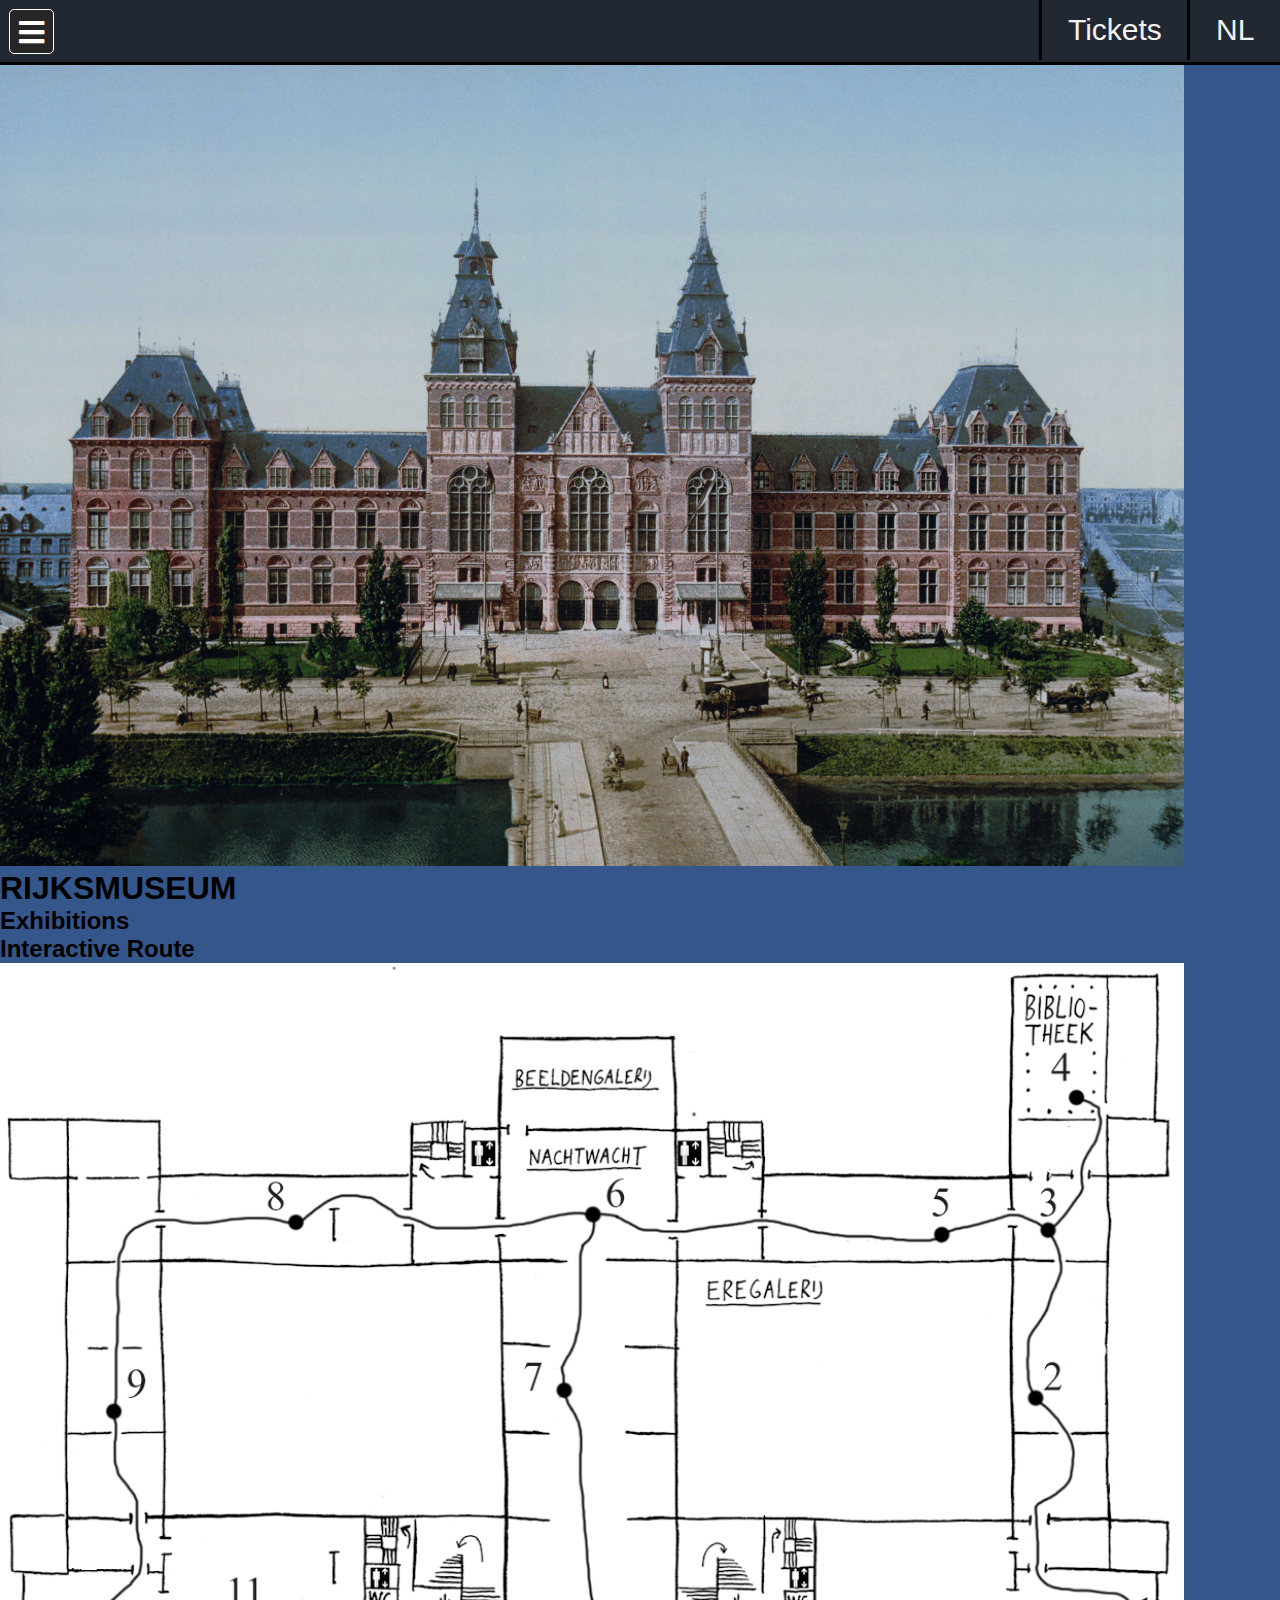
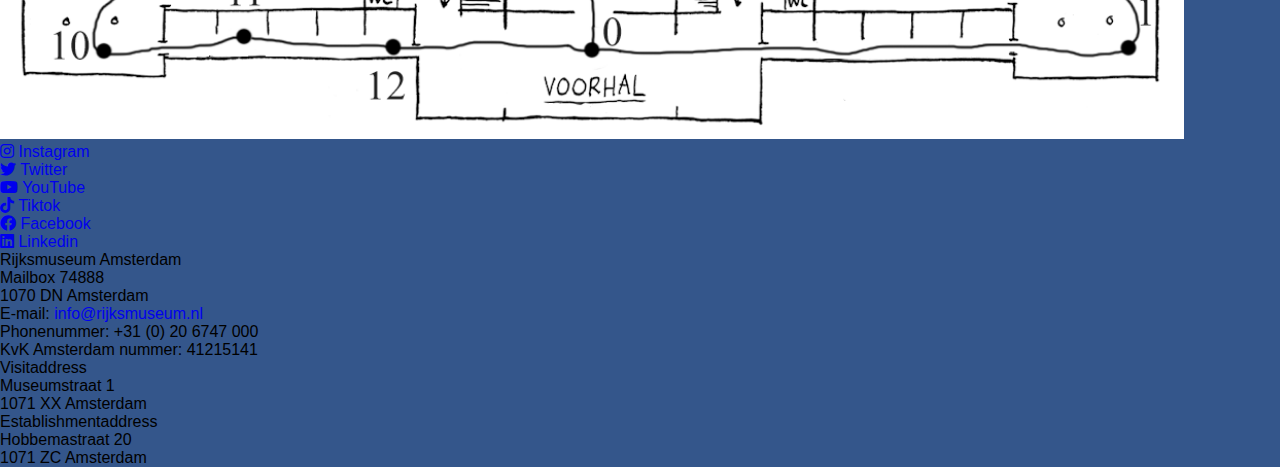
<file: web/EN/index.html>
<!DOCTYPE html>
<html lang="en">

<head>
  <meta charset="UTF-8">
  <meta http-equiv="X-UA-Compatible" content="IE=edge">
  <meta name="viewport" content="width=device-width, initial-scale=1.0">
  <link rel="stylesheet" href="https://cdnjs.cloudflare.com/ajax/libs/font-awesome/5.15.3/css/all.min.css" />
  <link rel="stylesheet" href="../CSS/style.css">
  <title>Rijks Museum</title>
</head>

<body>
  <input type="checkbox" id="check">
  <label for="check">
    <i class="fas fa-bars" id="btn"></i>
    <i class="fas fa-times" id="cancel"></i>
  </label>
  <div class="sidebar">
    <header> Menu</header>
    <a href="index.html" class="active">
      <i class="fas fa-book"></i>
      <span>MainPage</span>
    </a>
    <a href="silde.html">
      <i class="fas fa-paint-brush"></i>
      <span>Exhibitions</span>
    </a>
    <a href="route.html">
      <i class="fas fa-map-signs"></i>
      <span>InteractiveRoute</span>
    </a>
    <a href="geschiedenis.html">
      <i class="fas fa-feather-alt"></i>
      <span>History</span>
    </a>
  </div>
  <nav>
    <a href="../NL/index.html">NL</a>
    <a class="Tickets" href="https://www.rijksmuseum.nl/en/tickets/articles">Tickets</a>
  </nav>
  <section>
    <div class="container">
      <img id="frontimg" src="../img/RijksMuseum.jpg" alt="foto van het RijksMuseum">
      <div class="title">
        <h1>RIJKSMUSEUM</h1>
      </div>
    </div>
  </section>
  <section class="slides">
    <h2>
        Exhibitions
    </h2>
    <div class="slidebackground">
      <a href="silde.html">
        <figure id="plaatjes">
        </figure>
      </a>
    </div>
  </section>
  </a>
  <section class="route">
    <h2>
      Interactive Route
    </h2>
    <a href="route.html">
      <figure>
        <img id="map" src="../img/routemap.png" alt="plattegrond van het RijksMuseum">
      </figure>
    </a>
  </section>
  <footer>
    <ul class="socials">
      <li class="footerNavigationItem">
        <a href="https://www.instagram.com/rijksmuseum/">
          <div>
            <i class="fab fa-instagram"></i>
            Instagram
          </div>
        </a>
      </li>
      <li class="footerNavigationItem">
        <a href="https://twitter.com/rijksmuseum">
          <div>
            <i class="fab fa-twitter"></i>
            Twitter
          </div>
        </a>
      </li>
      <li class="footerNavigationItem">
        <a href="https://www.youtube.com/channel/UCEXuPfYt1M3e8DT1LDeSfVg">
          <div class="lastli">
            <i class="fab fa-youtube"></i>
            YouTube
          </div>
        </a>
      </li>
    </ul>
    <ul class="socials">
      <li class="footerNavigationItem">
        <a href="https://www.tiktok.com/@rijksmuseum">
          <div>
            <i class="fab fa-tiktok"></i>
            Tiktok
          </div>
        </a>
      </li>
      <li class="footerNavigationItem">
        <a href="https://www.facebook.com/rijksmuseum/">
          <div>
            <i class="fab fa-facebook"></i>
            Facebook
          </div>
        </a>
      </li>
      <li class="footerNavigationItem">
        <a href="https://www.linkedin.com/company/rijksmuseum">
          <div class="lastli">
            <i class="fab fa-linkedin"></i>
            Linkedin
          </div>
        </a>
      </li>
    </ul>
    <ul id="contactinfo" class="contactinfo">
      <li>Rijksmuseum Amsterdam</li>
      <li>Mailbox 74888</li>
      <li>1070 DN Amsterdam</li>
      <li>E-mail: <a href="mailto:info@rijksmuseum.nl">info@rijksmuseum.nl</a></li>
      <li>Phonenummer: +31 (0) 20 6747 000</li>
      <li>KvK Amsterdam nummer: 41215141</li>
    </ul>
    <ul class="contactinfo">
      <li>Visitaddress</li>
      <li>Museumstraat 1</li>
      <li>1071 XX Amsterdam</li>
    </ul>
    <ul class="contactinfo">
      <li>Establishmentaddress</li>
      <li>Hobbemastraat 20</li>
      <li>1071 ZC Amsterdam</li>
    </ul>
  </footer>
</body>

</html>
</file>
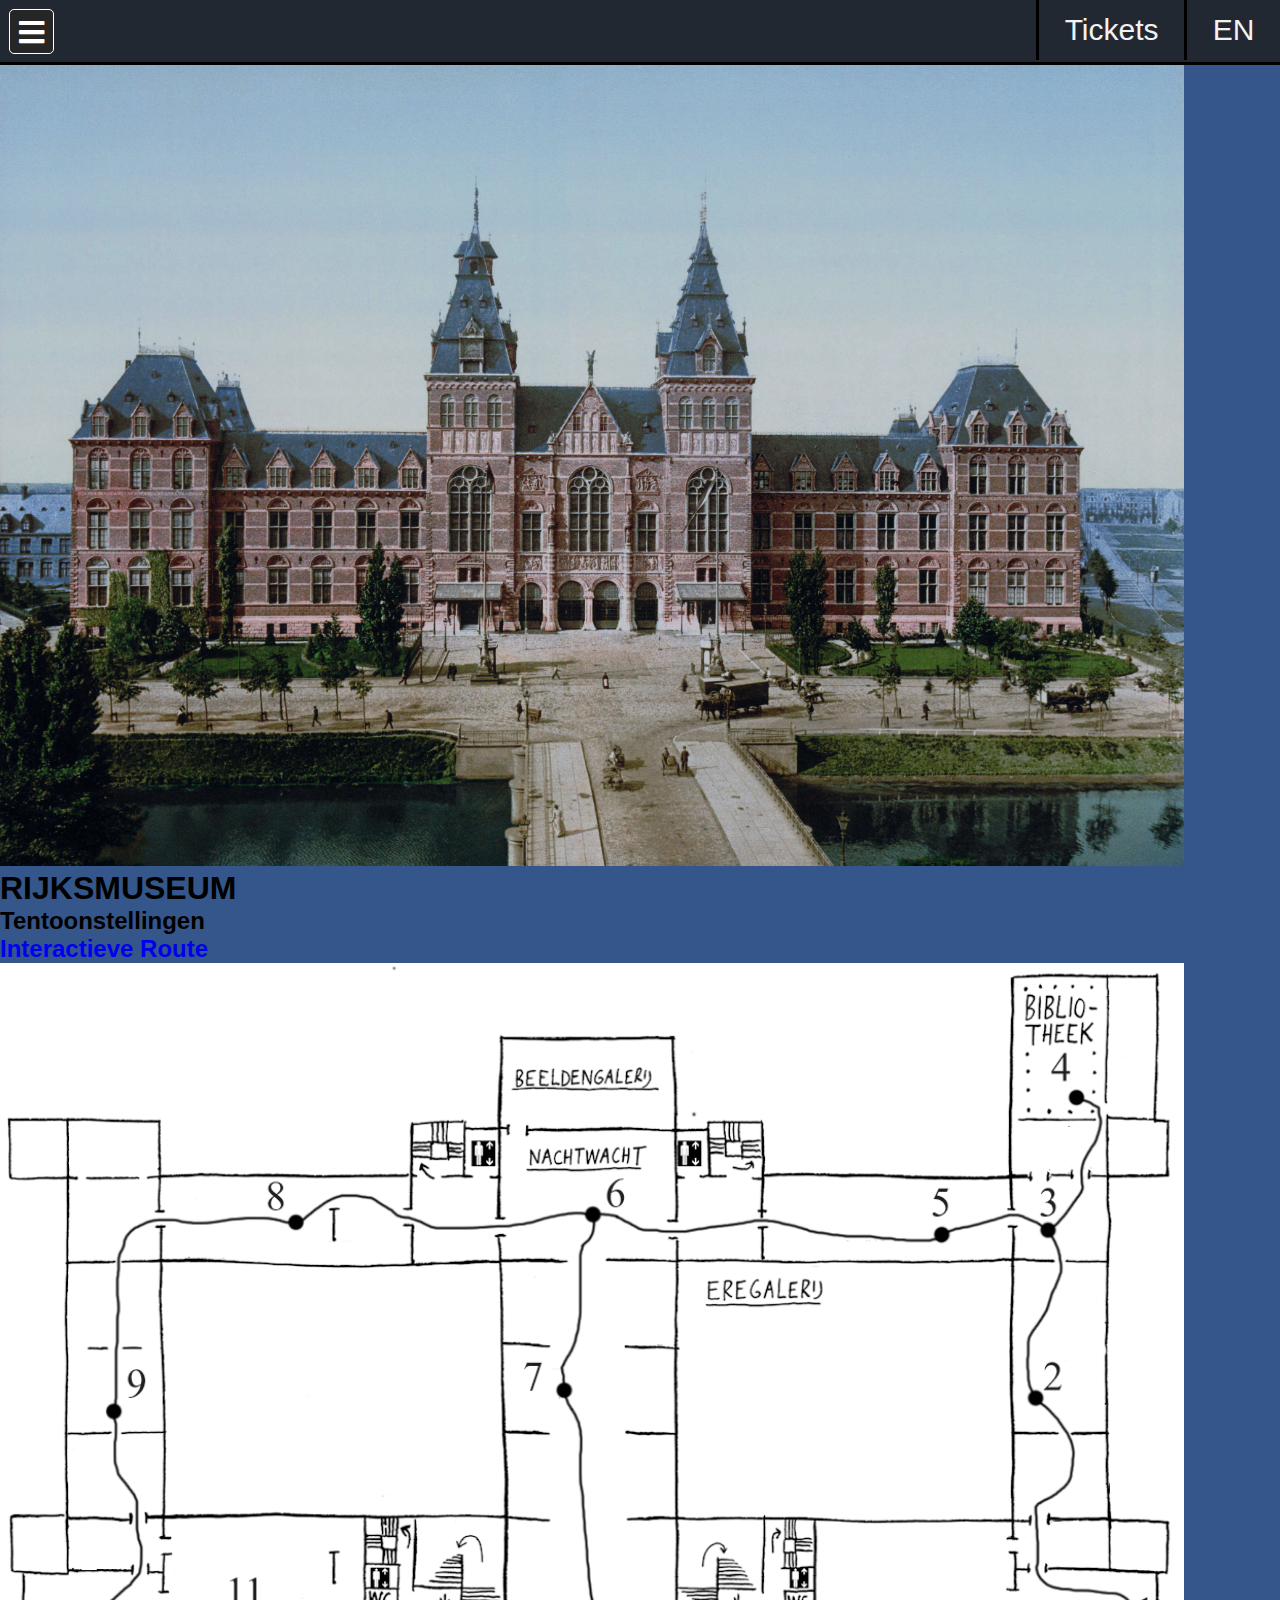
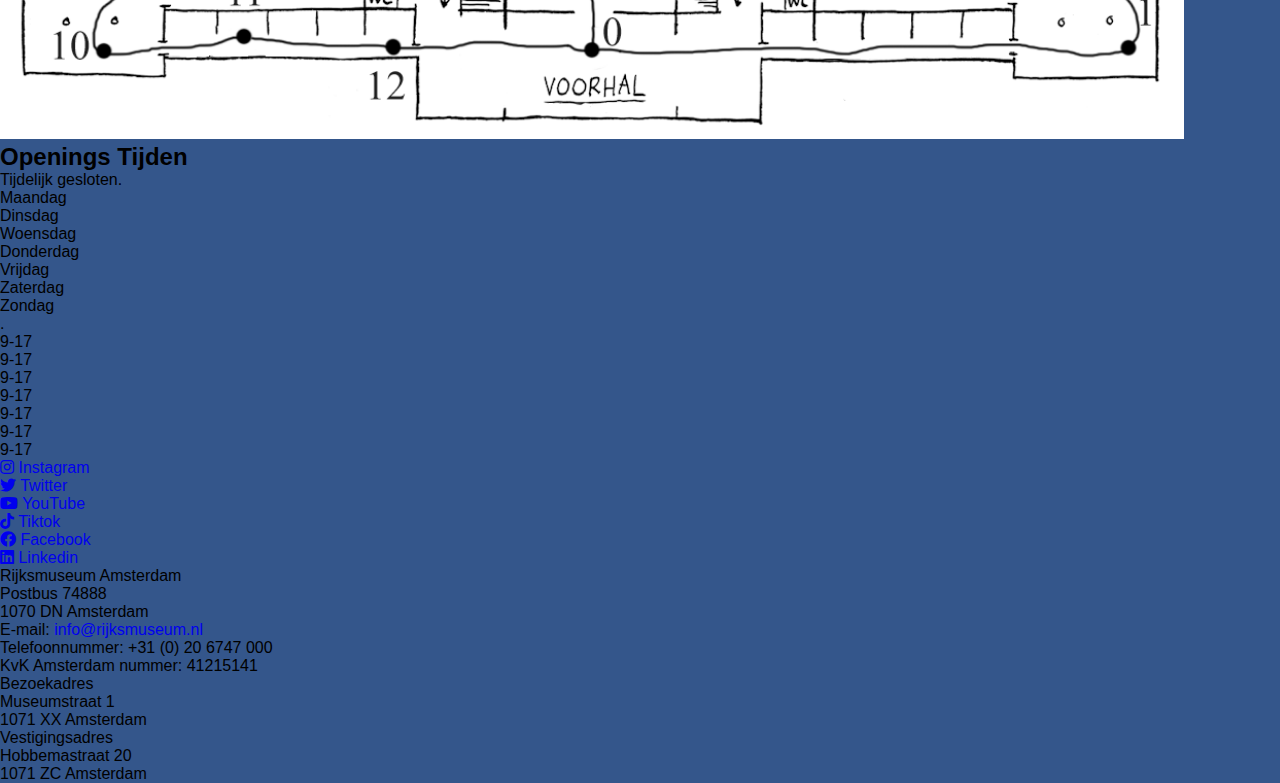
<file: web/NL/index.html>
<!DOCTYPE html>
<html lang="nl">

<head>
  <meta charset="UTF-8">
  <meta http-equiv="X-UA-Compatible" content="IE=edge">
  <meta name="viewport" content="width=device-width, initial-scale=1.0">
  <link rel="stylesheet" href="https://cdnjs.cloudflare.com/ajax/libs/font-awesome/5.15.3/css/all.min.css" />
  <link rel="stylesheet" href="../CSS/style.css">
  <title>Rijks Museum</title>
</head>

<body>
  <input type="checkbox" id="check">
  <label for="check">
    <i class="fas fa-bars" id="btn"></i>
    <i class="fas fa-times" id="cancel"></i>
  </label>
  <div class="sidebar">
    <header> Menu</header>
    <a href="index.html" class="active">
      <i class="fas fa-book"></i>
      <span>MainPage</span>
    </a>
    <a href="silde.html">
      <i class="fas fa-paint-brush"></i>
      <span>Tentoonstellingen</span>
    </a>
    <a href="route.html">
      <i class="fas fa-map-signs"></i>
      <span>InteractieveRoute</span>
    </a>
    <a href="geschiedenis.html">
      <i class="fas fa-feather-alt"></i>
      <span>Geschiedenis</span>
    </a>
  </div>
  <nav>
    <a href="../EN/index.html">EN</a>
    <a class="Tickets" href="https://www.rijksmuseum.nl/nl/tickets/artikelen">Tickets</a>
  </nav>
  <section>
    <div class="container">
      <img id="frontimg" src="../img/RijksMuseum.jpg" alt="foto van het RijksMuseum">
      <div class="title">
        <h1>RIJKSMUSEUM</h1>
      </div>
    </div>
  </section>
  <section class="slides">
    <h2>
      Tentoonstellingen
    </h2>
    <div class="slidebackground">
      <a href="silde.html">
        <figure id="plaatjes">
        </figure>
    </div>
  </section>
  <section class="route">
    <h2>
      Interactieve Route
    </h2>
    <a href="route.html">
      <figure>
        <img id="map" src="../img/routemap.png" alt="plattegrond van het RijksMuseum">
      </figure>
    </a>
  </section>
  <section class="tijden">
    <h2>
      Openings Tijden
    </h2>
    <div class="tijden1">
      <ul>
        <ul>Tijdelijk gesloten.</ul>
        <ol>Maandag</ol>
        <ol>Dinsdag</ol>
        <ol>Woensdag</ol>
        <ol>Donderdag</ol>
        <ol>Vrijdag</ol>
        <ol>Zaterdag</ol>
        <ol>Zondag</ol>
      </ul>
      <ul>
        <ol class="ul">.</ol>
        <ol>9-17</ol>
        <ol>9-17</ol>
        <ol>9-17</ol>
        <ol>9-17</ol>
        <ol>9-17</ol>
        <ol>9-17</ol>
        <ol>9-17</ol>
      </ul>
    </div>


  </section>
  <footer>
    <ul class="socials">
      <li class="footerNavigationItem">
        <a href="https://www.instagram.com/rijksmuseum/">
          <div>
            <i class="fab fa-instagram"></i>
            Instagram
          </div>
        </a>
      </li>
      <li class="footerNavigationItem">
        <a href="https://twitter.com/rijksmuseum">
          <div>
            <i class="fab fa-twitter"></i>
            Twitter
          </div>
        </a>
      </li>
      <li class="footerNavigationItem">
        <a href="https://www.youtube.com/channel/UCEXuPfYt1M3e8DT1LDeSfVg">
          <div class="lastli">
            <i class="fab fa-youtube"></i>
            YouTube
          </div>
        </a>
      </li>
    </ul>
    <ul class="socials">
      <li class="footerNavigationItem">
        <a href="https://www.tiktok.com/@rijksmuseum">
          <div>
            <i class="fab fa-tiktok"></i>
            Tiktok
          </div>
        </a>
      </li>
      <li class="footerNavigationItem">
        <a href="https://www.facebook.com/rijksmuseum/">
          <div>
            <i class="fab fa-facebook"></i>
            Facebook
          </div>
        </a>
      </li>
      <li class="footerNavigationItem">
        <a href="https://www.linkedin.com/company/rijksmuseum">
          <div class="lastli">
            <i class="fab fa-linkedin"></i>
            Linkedin
          </div>
        </a>
      </li>
    </ul>
    <ul id="contactinfo" class="contactinfo">
      <li>Rijksmuseum Amsterdam</li>
      <li>Postbus 74888</li>
      <li>1070 DN Amsterdam</li>
      <li>E-mail: <a href="mailto:info@rijksmuseum.nl">info@rijksmuseum.nl</a></li>
      <li>Telefoonnummer: +31 (0) 20 6747 000</li>
      <li>KvK Amsterdam nummer: 41215141</li>
    </ul>
    <ul class="contactinfo">
      <li>Bezoekadres</li>
      <li>Museumstraat 1</li>
      <li>1071 XX Amsterdam</li>
    </ul>
    <ul class="contactinfo">
      <li>Vestigingsadres</li>
      <li>Hobbemastraat 20</li>
      <li>1071 ZC Amsterdam</li>
    </ul>
  </footer>
</body>

</html>
</file>
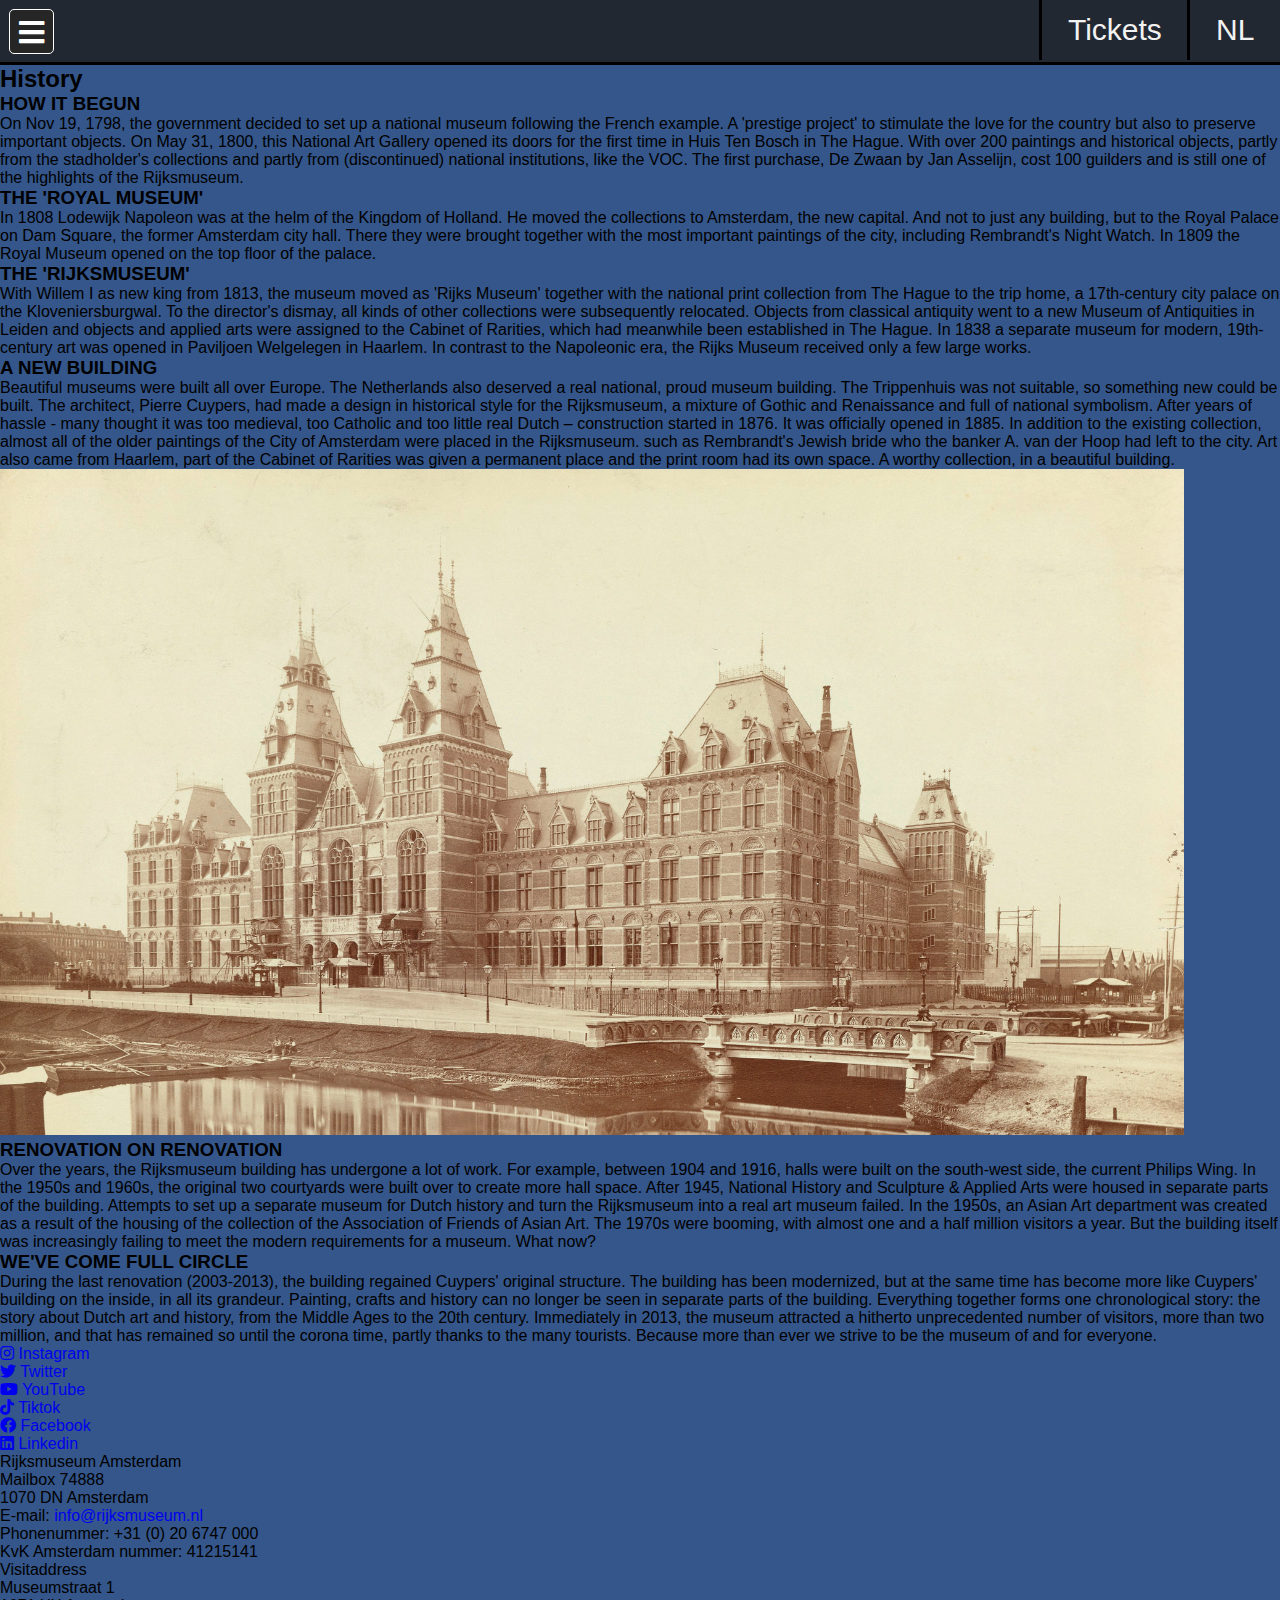
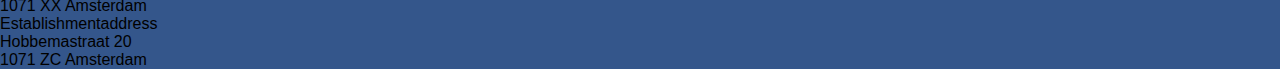
<file: web/EN/geschiedenis.html>
<!DOCTYPE html>
<html lang="en">

<head>
  <meta charset="UTF-8">
  <meta http-equiv="X-UA-Compatible" content="IE=edge">
  <meta name="viewport" content="width=device-width, initial-scale=1.0">
  <link rel="stylesheet" href="https://cdnjs.cloudflare.com/ajax/libs/font-awesome/5.15.3/css/all.min.css" />
  <link rel="stylesheet" href="../CSS/style.css">
  <title>History</title>
</head>

<body>
  <input type="checkbox" id="check">
  <label for="check">
    <i class="fas fa-bars" id="btn"></i>
    <i class="fas fa-times" id="cancel"></i>
  </label>
  <div class="sidebar">
    <header> Menu</header>
    <a href="index.html">
      <i class="fas fa-book"></i>
      <span>MainPage</span>
    </a>
    <a href="silde.html">
      <i class="fas fa-paint-brush"></i>
      <span>Exhibitions</span>
    </a>
    <a href="route.html">
      <i class="fas fa-map-signs"></i>
      <span>InteractiveRoute</span>
    </a>
    <a href="geschiedenis.html" class="active">
      <i class="fas fa-feather-alt"></i>
      <span>History</span>
    </a>
  </div>
  <nav>
    <a href="../NL/geschiedenis.html">NL</a>
    <a class="Tickets" href="https://www.rijksmuseum.nl/en/tickets/articles">Tickets</a>
  </nav>
  <h2 class="geschiedenisTitle">History</h2>
  <section class="geschiedenis">
    <div class="geschiedenisvlak1">
      <h3>
        HOW IT BEGUN
      </h3>
      <p>
        On Nov 19, 1798,
        the government decided to set up a national museum following the French example.
        A 'prestige project' to stimulate the love for the country but also to preserve important objects.
        On May 31, 1800, this National Art Gallery opened its doors for the first time in Huis Ten Bosch in The Hague.
        With over 200 paintings and historical objects,
        partly from the stadholder's collections and partly from (discontinued) national institutions,
        like the VOC. The first purchase, De Zwaan by Jan Asselijn,
        cost 100 guilders and is still one of the highlights of the Rijksmuseum.
      </p>
      <h3>
        THE 'ROYAL MUSEUM'
      </h3>
      <p>
        In 1808 Lodewijk Napoleon was at the helm of the Kingdom of Holland.
        He moved the collections to Amsterdam, the new capital.
        And not to just any building, but to the Royal Palace on Dam Square,
        the former Amsterdam city hall.
        There they were brought together with the most important paintings of the city,
        including Rembrandt's Night Watch.
        In 1809 the Royal Museum opened on the top floor of the palace.
      </p>
      <h3>
        THE 'RIJKSMUSEUM'
      </h3>
      <p>
        With Willem I as new king from 1813,
        the museum moved as 'Rijks Museum' together with the national print collection from The Hague to the
        trip home,
        a 17th-century city palace on the Kloveniersburgwal.
        To the director's dismay, all kinds of other collections were subsequently relocated.
        Objects from classical antiquity went to a new Museum of Antiquities in Leiden and objects and
        applied arts were assigned to the Cabinet of Rarities, which had meanwhile been established in The Hague.
        In 1838 a separate museum for modern, 19th-century art was opened in Paviljoen Welgelegen in Haarlem.
        In contrast to the Napoleonic era, the Rijks Museum received only a few large works.
      </p>
      <h3>
        A NEW BUILDING
      </h3>
      <p>
        Beautiful museums were built all over Europe.
        The Netherlands also deserved a real national,
        proud museum building.
        The Trippenhuis was not suitable,
        so something new could be built.
        The architect, Pierre Cuypers,
        had made a design in historical style for the Rijksmuseum,
        a mixture of Gothic and Renaissance and full of national symbolism.
        After years of hassle - many thought it was too medieval,
        too Catholic and too little real Dutch – construction started in 1876.
        It was officially opened in 1885.
        In addition to the existing collection, almost all of the older paintings of the City of Amsterdam were placed
        in the Rijksmuseum.
        such as Rembrandt's Jewish bride who the banker A.
        van der Hoop had left to the city.
        Art also came from Haarlem, part of the Cabinet of Rarities was given a permanent place and the print room had
        its own space.
        A worthy collection,
        in a beautiful building.
      </p>
    </div>
    <div class="geschiedenisvlak2">
      <img class="geschiedenisImage" src="../img/geschiedenis.jpeg"
        alt="een foto van het RijksMuseum in het zwart en wit">
      <h3>
        RENOVATION ON RENOVATION
      </h3>
      <p>
        Over the years, the Rijksmuseum building has undergone a lot of work.
        For example, between 1904 and 1916, halls were built on the south-west side,
        the current Philips Wing.
        In the 1950s and 1960s, the original two courtyards were built over to create more hall space.
        After 1945, National History and Sculpture & Applied Arts were housed in separate parts of the building.
        Attempts to set up a separate museum for Dutch history and turn the Rijksmuseum into a real art museum failed.
        In the 1950s, an Asian Art department was created as a result of the housing of the collection of the
        Association of Friends of Asian Art.
        The 1970s were booming,
        with almost one and a half million visitors a year.
        But the building itself was increasingly failing to meet the modern requirements for a museum.
        What now?
      </p>
      <h3>
        WE'VE COME FULL CIRCLE
      </h3>
      <p>
        During the last renovation (2003-2013), the building regained Cuypers' original structure.
        The building has been modernized, but at the same time has become more like Cuypers' building on the inside, in
        all its grandeur.
        Painting, crafts and history can no longer be seen in separate parts of the building.
        Everything together forms one chronological story: the story about Dutch art and history,
        from the Middle Ages to the 20th century.
        Immediately in 2013, the museum attracted a hitherto unprecedented number of visitors,
        more than two million, and that has remained so until the corona time, partly thanks to the many tourists.
        Because more than ever we strive to be the museum of and for everyone.
      </p>
    </div>
  </section>
  <footer>
    <ul class="socials">
      <li class="footerNavigationItem">
        <a href="https://www.instagram.com/rijksmuseum/">
          <div>
            <i class="fab fa-instagram"></i>
            Instagram
          </div>
        </a>
      </li>
      <li class="footerNavigationItem">
        <a href="https://twitter.com/rijksmuseum">
          <div>
            <i class="fab fa-twitter"></i>
            Twitter
          </div>
        </a>
      </li>
      <li class="footerNavigationItem">
        <a href="https://www.youtube.com/channel/UCEXuPfYt1M3e8DT1LDeSfVg">
          <div class="lastli">
            <i class="fab fa-youtube"></i>
            YouTube
          </div>
        </a>
      </li>
    </ul>
    <ul class="socials">
      <li class="footerNavigationItem">
        <a href="https://www.tiktok.com/@rijksmuseum">
          <div>
            <i class="fab fa-tiktok"></i>
            Tiktok
          </div>
        </a>
      </li>
      <li class="footerNavigationItem">
        <a href="https://www.facebook.com/rijksmuseum/">
          <div>
            <i class="fab fa-facebook"></i>
            Facebook
          </div>
        </a>
      </li>
      <li class="footerNavigationItem">
        <a href="https://www.linkedin.com/company/rijksmuseum">
          <div class="lastli">
            <i class="fab fa-linkedin"></i>
            Linkedin
          </div>
        </a>
      </li>
    </ul>
    <ul id="contactinfo" class="contactinfo">
      <li>Rijksmuseum Amsterdam</li>
      <li>Mailbox 74888</li>
      <li>1070 DN Amsterdam</li>
      <li>E-mail: <a href="mailto:info@rijksmuseum.nl">info@rijksmuseum.nl</a></li>
      <li>Phonenummer: +31 (0) 20 6747 000</li>
      <li>KvK Amsterdam nummer: 41215141</li>
    </ul>
    <ul class="contactinfo">
      <li>Visitaddress</li>
      <li>Museumstraat 1</li>
      <li>1071 XX Amsterdam</li>
    </ul>
    <ul class="contactinfo">
      <li>Establishmentaddress</li>
      <li>Hobbemastraat 20</li>
      <li>1071 ZC Amsterdam</li>
    </ul>
  </footer>
</body>

</html>
</file>
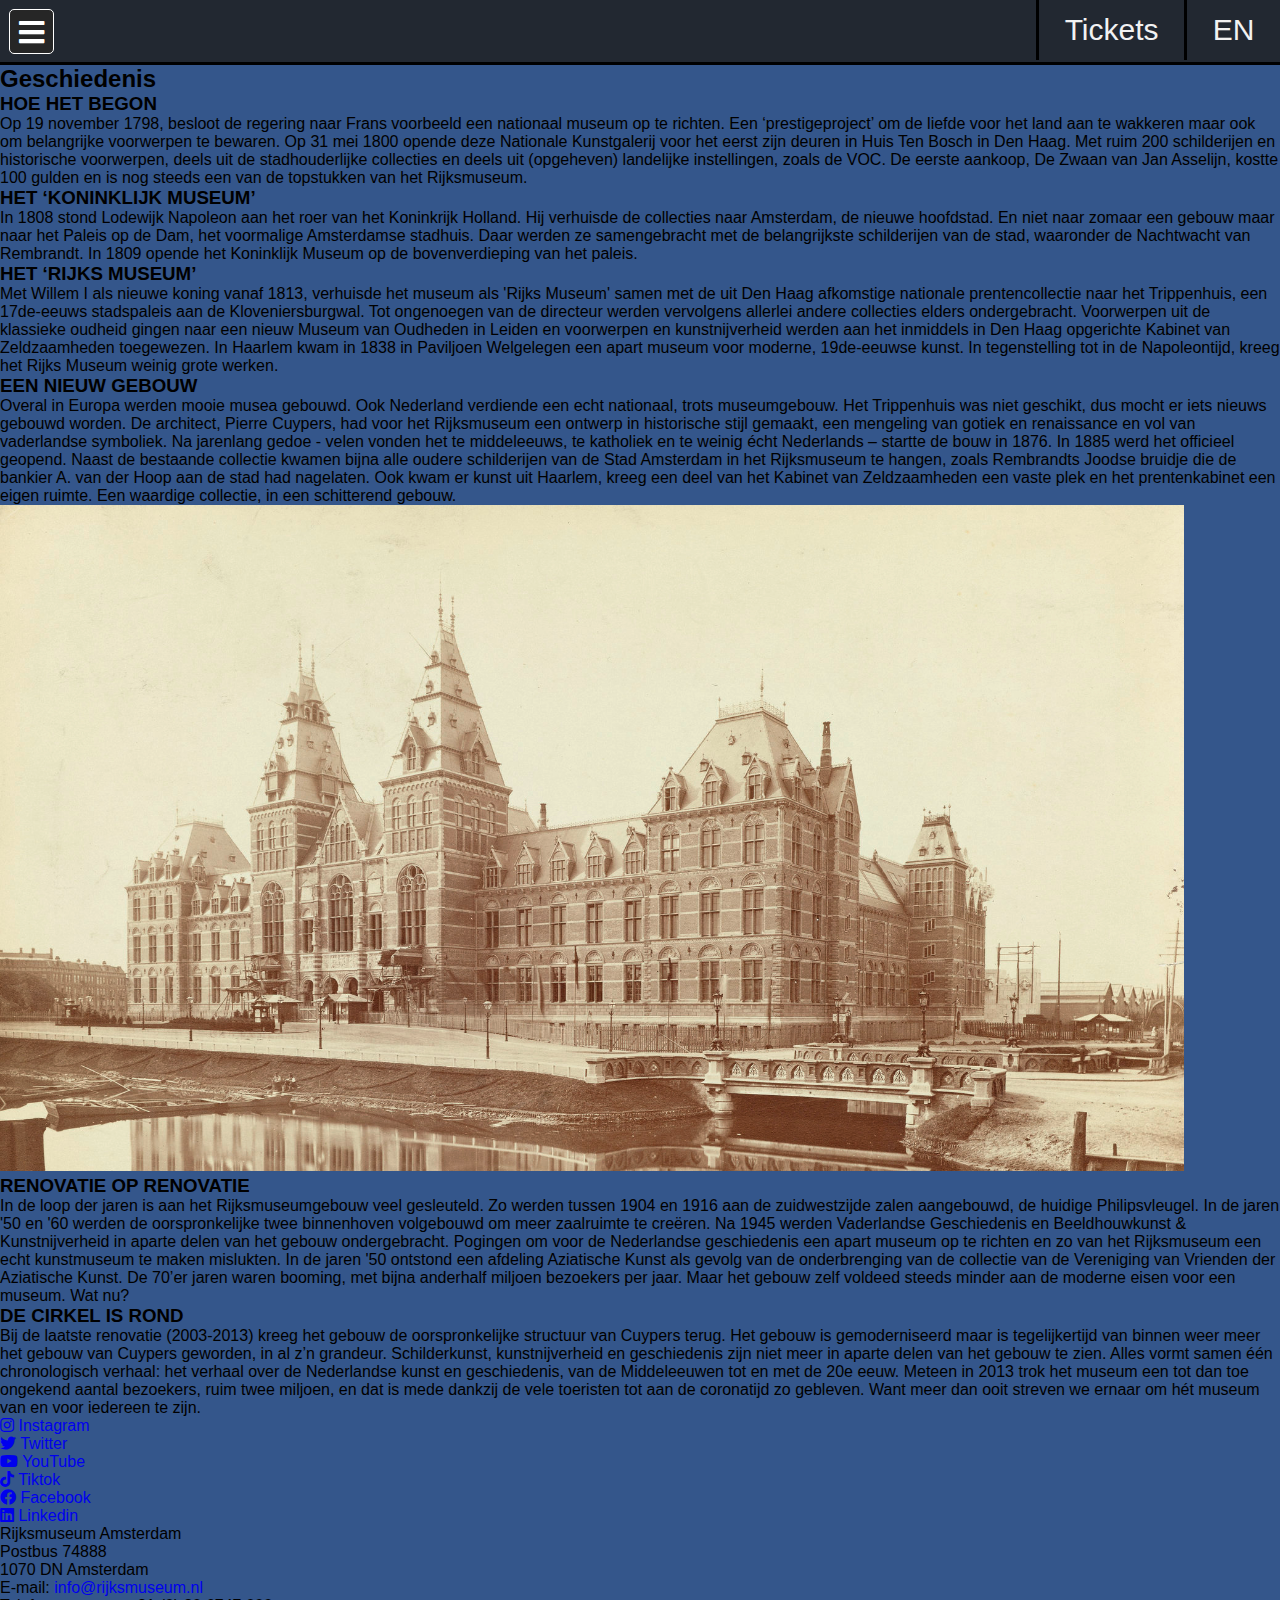
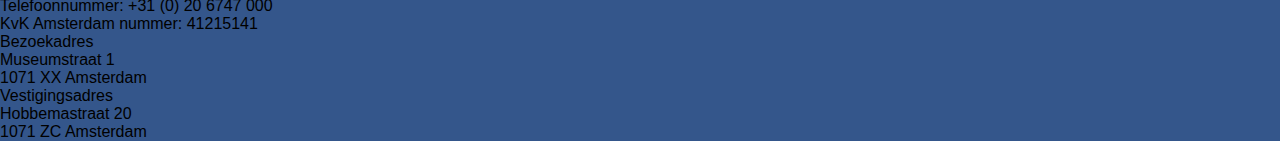
<file: web/NL/Geschiedenis.html>
<!DOCTYPE html>
<html lang="nl">

<head>
  <meta charset="UTF-8">
  <meta http-equiv="X-UA-Compatible" content="IE=edge">
  <meta name="viewport" content="width=device-width, initial-scale=1.0">
  <link rel="stylesheet" href="https://cdnjs.cloudflare.com/ajax/libs/font-awesome/5.15.3/css/all.min.css" />
  <link rel="stylesheet" href="../CSS/style.css">
  <title>Geschiedenis</title>
</head>

<body>
  <input type="checkbox" id="check">
  <label for="check">
    <i class="fas fa-bars" id="btn"></i>
    <i class="fas fa-times" id="cancel"></i>
  </label>
  <div class="sidebar">
    <header> Menu</header>
    <a href="index.html">
      <i class="fas fa-book"></i>
      <span>MainPage</span>
    </a>
    <a href="silde.html">
      <i class="fas fa-paint-brush"></i>
      <span>Tentoonstellingen</span>
    </a>
    <a href="route.html">
      <i class="fas fa-map-signs"></i>
      <span>InteractieveRoute</span>
    </a>
    <a href="geschiedenis.html" class="active">
      <i class="fas fa-feather-alt"></i>
      <span>Geschiedenis</span>
    </a>
  </div>
  <nav>
    <a href="../EN/geschiedenis.html">EN</a>
    <a class="Tickets" href="https://www.rijksmuseum.nl/nl/tickets/artikelen">Tickets</a>
  </nav>
  <h2 class="geschiedenisTitle">Geschiedenis</h2>
  <section class="geschiedenis">
    <div class="geschiedenisvlak1">
      <h3>
        HOE HET BEGON
      </h3>
      <p>
        Op 19 november 1798,
        besloot de regering naar Frans voorbeeld een nationaal museum op te richten.
        Een ‘prestigeproject’ om de liefde voor het land aan te wakkeren maar ook om belangrijke voorwerpen te bewaren.
        Op 31 mei 1800 opende deze Nationale Kunstgalerij voor het eerst zijn deuren in Huis Ten Bosch in Den Haag.
        Met ruim 200 schilderijen en historische voorwerpen,
        deels uit de stadhouderlijke collecties en deels uit (opgeheven) landelijke instellingen,
        zoals de VOC. De eerste aankoop, De Zwaan van Jan Asselijn,
        kostte 100 gulden en is nog steeds een van de topstukken van het Rijksmuseum.
      </p>
      <h3>
        HET ‘KONINKLIJK MUSEUM’
      </h3>
      <p>
        In 1808 stond Lodewijk Napoleon aan het roer van het Koninkrijk Holland.
        Hij verhuisde de collecties naar Amsterdam, de nieuwe hoofdstad.
        En niet naar zomaar een gebouw maar naar het Paleis op de Dam,
        het voormalige Amsterdamse stadhuis.
        Daar werden ze samengebracht met de belangrijkste schilderijen van de stad,
        waaronder de Nachtwacht van Rembrandt.
        In 1809 opende het Koninklijk Museum op de bovenverdieping van het paleis.
      </p>
      <h3>
        HET ‘RIJKS MUSEUM’
      </h3>
      <p>
        Met Willem I als nieuwe koning vanaf 1813,
        verhuisde het museum als 'Rijks Museum' samen met de uit Den Haag afkomstige nationale prentencollectie naar het
        Trippenhuis,
        een 17de-eeuws stadspaleis aan de Kloveniersburgwal.
        Tot ongenoegen van de directeur werden vervolgens allerlei andere collecties elders ondergebracht.
        Voorwerpen uit de klassieke oudheid gingen naar een nieuw Museum van Oudheden in Leiden en voorwerpen en
        kunstnijverheid werden aan het inmiddels in Den Haag opgerichte Kabinet van Zeldzaamheden toegewezen.
        In Haarlem kwam in 1838 in Paviljoen Welgelegen een apart museum voor moderne, 19de-eeuwse kunst.
        In tegenstelling tot in de Napoleontijd, kreeg het Rijks Museum weinig grote werken.
      </p>
      <h3>
        EEN NIEUW GEBOUW
      </h3>
      <p>
        Overal in Europa werden mooie musea gebouwd.
        Ook Nederland verdiende een echt nationaal,
        trots museumgebouw.
        Het Trippenhuis was niet geschikt,
        dus mocht er iets nieuws gebouwd worden.
        De architect, Pierre Cuypers,
        had voor het Rijksmuseum een ontwerp in historische stijl gemaakt,
        een mengeling van gotiek en renaissance en vol van vaderlandse symboliek.
        Na jarenlang gedoe - velen vonden het te middeleeuws,
        te katholiek en te weinig écht Nederlands – startte de bouw in 1876.
        In 1885 werd het officieel geopend.
        Naast de bestaande collectie kwamen bijna alle oudere schilderijen van de Stad Amsterdam in het Rijksmuseum te
        hangen,
        zoals Rembrandts Joodse bruidje die de bankier A.
        van der Hoop aan de stad had nagelaten.
        Ook kwam er kunst uit Haarlem, kreeg een deel van het Kabinet van Zeldzaamheden een vaste plek en het
        prentenkabinet een eigen ruimte.
        Een waardige collectie,
        in een schitterend gebouw.
      </p>
    </div>
    <div class="geschiedenisvlak2">
      <img class="geschiedenisImage" src="../img/geschiedenis.jpeg"
        alt="een foto van het RijksMuseum in het zwart en wit">
      <h3>
        RENOVATIE OP RENOVATIE
      </h3>
      <p>
        In de loop der jaren is aan het Rijksmuseumgebouw veel gesleuteld.
        Zo werden tussen 1904 en 1916 aan de zuidwestzijde zalen aangebouwd,
        de huidige Philipsvleugel.
        In de jaren '50 en '60 werden de oorspronkelijke twee binnenhoven volgebouwd om meer zaalruimte te creëren.
        Na 1945 werden Vaderlandse Geschiedenis en Beeldhouwkunst & Kunstnijverheid in aparte delen van het gebouw
        ondergebracht.
        Pogingen om voor de Nederlandse geschiedenis een apart museum op te richten en zo van het Rijksmuseum een echt
        kunstmuseum te maken mislukten.
        In de jaren '50 ontstond een afdeling Aziatische Kunst als gevolg van de onderbrenging van de collectie van de
        Vereniging van Vrienden der Aziatische Kunst. De 70’er jaren waren booming,
        met bijna anderhalf miljoen bezoekers per jaar.
        Maar het gebouw zelf voldeed steeds minder aan de moderne eisen voor een museum.
        Wat nu?
      </p>
      <h3>
        DE CIRKEL IS ROND
      </h3>
      <p>
        Bij de laatste renovatie (2003-2013) kreeg het gebouw de oorspronkelijke structuur van Cuypers terug.
        Het gebouw is gemoderniseerd maar is tegelijkertijd van binnen weer meer het gebouw van Cuypers geworden, in al
        z’n grandeur.
        Schilderkunst, kunstnijverheid en geschiedenis zijn niet meer in aparte delen van het gebouw te zien.
        Alles vormt samen één chronologisch verhaal: het verhaal over de Nederlandse kunst en geschiedenis,
        van de Middeleeuwen tot en met de 20e eeuw.
        Meteen in 2013 trok het museum een tot dan toe ongekend aantal bezoekers,
        ruim twee miljoen, en dat is mede dankzij de vele toeristen tot aan de coronatijd zo gebleven.
        Want meer dan ooit streven we ernaar om hét museum van en voor iedereen te zijn.
      </p>
    </div>
  </section>
  <footer>
    <ul class="socials">
      <li class="footerNavigationItem">
        <a href="https://www.instagram.com/rijksmuseum/">
          <div>
            <i class="fab fa-instagram"></i>
            Instagram
          </div>
        </a>
      </li>
      <li class="footerNavigationItem">
        <a href="https://twitter.com/rijksmuseum">
          <div>
            <i class="fab fa-twitter"></i>
            Twitter
          </div>
        </a>
      </li>
      <li class="footerNavigationItem">
        <a href="https://www.youtube.com/channel/UCEXuPfYt1M3e8DT1LDeSfVg">
          <div class="lastli">
            <i class="fab fa-youtube"></i>
            YouTube
          </div>
        </a>
      </li>
    </ul>
    <ul class="socials">
      <li class="footerNavigationItem">
        <a href="https://www.tiktok.com/@rijksmuseum">
          <div>
            <i class="fab fa-tiktok"></i>
            Tiktok
          </div>
        </a>
      </li>
      <li class="footerNavigationItem">
        <a href="https://www.facebook.com/rijksmuseum/">
          <div>
            <i class="fab fa-facebook"></i>
            Facebook
          </div>
        </a>
      </li>
      <li class="footerNavigationItem">
        <a href="https://www.linkedin.com/company/rijksmuseum">
          <div class="lastli">
            <i class="fab fa-linkedin"></i>
            Linkedin
          </div>
        </a>
      </li>
    </ul>
    <ul id="contactinfo" class="contactinfo">
      <li>Rijksmuseum Amsterdam</li>
      <li>Postbus 74888</li>
      <li>1070 DN Amsterdam</li>
      <li>E-mail: <a href="mailto:info@rijksmuseum.nl">info@rijksmuseum.nl</a></li>
      <li>Telefoonnummer: +31 (0) 20 6747 000</li>
      <li>KvK Amsterdam nummer: 41215141</li>
    </ul>
    <ul class="contactinfo">
      <li>Bezoekadres</li>
      <li>Museumstraat 1</li>
      <li>1071 XX Amsterdam</li>
    </ul>
    <ul class="contactinfo">
      <li>Vestigingsadres</li>
      <li>Hobbemastraat 20</li>
      <li>1071 ZC Amsterdam</li>
    </ul>
  </footer>
</body>

</html>
</file>
<file: web/CSS/style.css>
@import url('https://fonts.googleapis.com/css?family=Montserrat:600|Open+Sans:600&display=swap');
*{
    padding:  0;
    margin: 0;
    box-sizing: border-box;
    text-decoration: none;
}

html{
  scroll-behavior: smooth;
}

body{
    font-size: 16px;
    width: 100%;
    font-family: sans-serif;
    background-color: #34568B;
    overflow-x: hidden;
}

.sidebar{
    z-index: 1;
    position: fixed;
    width: 270px;
    left: -270px;
    height: 100%;
    background: #1e1e1e;
    transition: all .5s ease;
  }
  .sidebar header{
    font-size: 28px;
    color: white;
    line-height: 70px;
    text-align: center;
    background: #1b1b1b;
    user-select: none;
    font-family: 'Montserrat', sans-serif;
  }
  .sidebar a{
    display: block;
    height: 65px;
    width: 100%;
    color: white;
    line-height: 65px;
    padding-left: 30px;
    box-sizing: border-box;
    border-bottom: 1px solid black;
    border-top: 1px solid rgba(255,255,255,.1);
    border-left: 5px solid transparent;
    font-family: 'Open Sans', sans-serif;
    transition: all .5s ease;
  }
  a.active,a:hover{
    border-left: 5px solid #323bb9;
    color: #323bb9;
  }
  .sidebar a i{
    font-size: 23px;
    margin-right: 16px;
  }
  .sidebar a span{
    letter-spacing: 1px;
    text-transform: uppercase;
  }
  .active{
    background-color: rgb(94, 148, 179);
  }
  #check{
    display: none;
}

label #btn,label #cancel{
  position: absolute;
  cursor: pointer;
  color: white;
  border-radius: 5px;
  border: 1px solid #ffffff;
  margin:9px 9px;
  font-size: 29px;
  background: #262626;
  height: 45px;
  width: 45px;
  text-align: center;
  line-height: 45px;
  transition: all .5s ease;
}

label #cancel{
  opacity: 0;
  visibility: hidden;
}

#check:checked ~ .sidebar{
  left: 0;
}

#check:checked ~ label #btn{
  margin-left: 280px;
  opacity: 0;
  visibility: hidden;
}

#check:checked ~ label #cancel{
  margin-left: 280px;
  opacity: 1;
  visibility: visible;
}

nav {
  height: 65px;
  background-color: #222831;
  overflow: hidden;
  border-bottom: 3px solid black;

}
  
nav a {
  float: right;
  color: #f2f2f2;
  text-align: center;
  padding: 13px 2vw;
  text-decoration: none;
  font-size: 30px;
  border-left: 3px solid black;
}

img{
  width: 92.5%;
}

article{
  width: 92.5%;
  margin:0 auto;
}

.rating{
  *{
    box-sizing: border-box;
  }
  
  body {
    font-family: Arial;
    margin: 0 auto; 
    max-width: 800px; 
    padding: 20px;
  }
  
  .heading {
    font-size: 25px;
    margin-right: 25px;
  }
  
  .fa {
    font-size: 25px;
  }
  
  .checked {
    color: orange;
  }
  
  .side {
    float: left;
    width: 15%;
    margin-top: 10px;
  }
  
  .middle {
    float: left;
    width: 70%;
    margin-top: 10px;
  }
  
  .right {
    text-align: right;
  }
  
  .row:after {
    content: "";
    display: table;
    clear: both;
  }
  
  .bar-container {
    width: 100%;
    background-color: #f1f1f1;
    text-align: center;
    color: white;
  }
  
  .bar-5 {width: 60%; height: 18px; background-color: #04AA6D;}
  .bar-4 {width: 30%; height: 18px; background-color: #2196F3;}
  .bar-3 {width: 10%; height: 18px; background-color: #00bcd4;}
  .bar-2 {width: 4%; height: 18px; background-color: #ff9800;}
  .bar-1 {width: 15%; height: 18px; background-color: #f44336;}
  
  @media (max-width: 400px) {
    .side, .middle {
      width: 100%;
    }
    .right {
      display: none;
    }
  }

#frontimg{
  width: 100%;
  border-bottom: solid 7px rgb(48, 48, 48);
}
.Tickets{
  background-color: rgb(94, 148, 179);
}
h1{
  font-size: 9vw;
}

p{
  margin-bottom: 20px;
}

h2{
  margin-bottom: 30px;
  font-size: 5vw;
  color: white;
  border-bottom: solid black 2px;
}

h3{
  font-size: 1.5vw;
  color: #ffff;
  margin: 0 0 10px 0;
}

.geschiedenis{
  display: flex;
  font-size: 1.3vw;
  margin-top: 10px;
  padding: 20px 85px;
  position: relative;
  margin:0 auto;
  border: 3px solid black;
  border-radius: 5px;
}

.geschiedenisvlak1{
  color: rgb(160, 160, 160);
  padding-right: 20px;
  border-right: solid 1px black;

}

.geschiedenisvlak2{
  color: rgb(160, 160, 160);
  padding-left: 20px;
  border-left: solid 1px black;
}

.geschiedenisImage{
  border-radius: 10px;
  margin-bottom: 20px;
  width: 100%;
}

.container {
  position: relative;
  text-align: center;
  color: white;
}

.title {
  position: absolute;
  top: 15%;
  left: 50%;
  transform: translate(-50%, -50%);
}

.slidebackground{
background-color: rgb(231, 231, 231);
margin: 0 auto 10px;
width: 75vw;
height: 50vw;
border-radius: 12px;
border: solid 7px black;
}

#plaatjes{
  margin: 0 auto 10px;
  width: 100%;
  height: 100%;
  border-radius: 10px;
  background-size: cover;
  animation-name: fotoslider;
  animation-duration: 45s;
  animation-iteration-count: infinite;
}

@keyframes fotoslider {
  0%{
    opacity: 0;
    background-image: url("../img/slide1.jpeg");
  }
  2%{
    opacity: 1;
    background-image: url("../img/slide1.jpeg");
  }
  7%{
    opacity: 1;
    background-image: url("../img/slide1.jpeg");
  }
  9%{
    opacity: 0;
    background-image: url("../img/slide1.jpeg");
  }
  10%{
    opacity: 0;
    background-image: url("../img/Slides2.jpeg");
  }
  12%{
    opacity: 1;
    background-image: url("../img/Slides2.jpeg");
  }
  17%{
    opacity: 1;
    background-image: url("../img/Slides2.jpeg");
  }
  19%{
    opacity: 0;
    background-image: url("../img/Slides2.jpeg");
  }
  20%{
    opacity: 0;
    background-image: url("../img/Slide3.jpeg");
  }
  22%{
    opacity: 1;
    background-image: url("../img/slide3.jpeg");
  }
  27%{
    opacity: 1;
    background-image: url("../img/slide3.jpeg");
  }
  29%{
    opacity: 0;
    background-image: url("../img/slide3.jpeg");
  }
  30%{
    opacity: 0;
    background-image: url("../img/slide4.jpeg");
  }
  32%{
    opacity: 1;
    background-image: url("../img/Slide4.jpeg");
  }
  37%{
    opacity: 1;
    background-image: url("../img/slide4.jpeg");
  }
  39%{
    opacity: 0;
    background-image: url("../img/Slide4.jpeg");
  }
  40%{
    opacity: 0;
    background-image: url("../img/Slide5.jpeg");
  }
  42%{
    opacity: 1;
    background-image: url("../img/Slide5.jpeg");
  }
  47%{
    opacity: 1;
    background-image: url("../img/slide5.jpeg");
  }
  49%{
    opacity: 0;
    background-image: url("../img/slide5.jpeg");
  }
  50%{
    opacity: 0;
    background-image: url("../img/slide6.jpeg");
  }
  52%{
    opacity: 1;
    background-image: url("../img/slide6.jpeg");
  }
  57%{
    opacity: 1;
    background-image: url("../img/slide6.jpeg");
  }
  59%{
    opacity: 0;
    background-image: url("../img/Slide6.jpeg");
  }
  60%{
    opacity: 0;
    background-image: url("../img/Slide7.jpeg");
  }
  62%{
    opacity: 1;
    background-image: url("../img/Slide7.jpeg");
  }
  67%{
    opacity: 1;
    background-image: url("../img/slide7.jpeg");
  }
  69%{
    opacity: 0;
    background-image: url("../img/Slide7.jpeg");
  }
  70%{
    opacity: 0;
    background-image: url("../img/slides8.jpeg");
  }
  72%{
    opacity: 1;
    background-image: url("../img/slides8.jpeg");
  }
  77%{
    opacity: 1;
    background-image: url("../img/slides8.jpeg");
  }
  79%{
    opacity: 0;
    background-image: url("../img/slides8.jpeg");
  }
  80%{
    opacity: 0;
    background-image: url("../img/Slide9.jpeg");
  }
  82%{
    opacity: 1;
    background-image: url("../img/Slide9.jpeg");
  }
  87%{
    opacity: 1;
    background-image: url("../img/slide9.jpeg");
  }
  89%{
    opacity: 0;
    background-image: url("../img/Slide9.jpeg");
  }
  90%{
    opacity: 0;
    background-image: url("../img/Slide10.jpeg");
  }
  92%{
    opacity: 1;
    background-image: url("../img/slide10.jpeg");
  }
  97%{
    opacity: 1;
    background-image: url("../img/slide10.jpeg");
  }
  99%{
    opacity: 0;
    background-image: url("../img/slide10.jpeg");
  }
  100%{
    opacity: 0;
    background-image: url("../img/slide1.jpeg");
  }
}

.route,.slides,.geschiedenisTitle,.tijden{
  margin: 0 auto;
  width: 92.5%;
}

.tijden1{
  color: white;
  padding: 25px ;
  margin: 0 auto;
  width: 600px;
  background-color: darkgray;
  border: solid black 3px;
  border-radius: 10px;
  font-size: 180%;
  display: flex;
}

.tijden1 > ul > ul,.ul{
  padding: 15px 0 15px;
  color: rgb(21, 131, 233);
}

.ul {
  color: darkgray;
}

.tijden1 > ul{
  width: 100%;
}

#map{
  width: 100%;
  height: 45vw;
  object-fit: contain;
}

.slideshow-container {
  max-width: 1000px;
  position: relative;
  margin: auto;
  padding: 40px 0 0 0;

}

.slidesimg{
  object-fit: cover;
  height: 100%;
  width: 100%;
}

.mySlides>a{
  height: 100%;
  width: 100%;
  display: block;
  
}

.mySlides {
  display: none;
  height: 85vh;
}

.prev, .next {
  cursor: pointer;
  position: absolute;
  top: 50%;
  width: auto;
  margin-top: -22px;
  padding: 16px;
  color: white;
  font-weight: bold;
  font-size: 18px;
  transition: 0.6s ease;
  border-radius: 0 3px 3px 0;
  user-select: none;
}

.next {
  right: 0;
  border-radius: 3px 0 0 3px;
}

.prev:hover, .next:hover {
  background-color: rgba(0,0,0,0.8);
}

.text {
  color: white;
  font-size: 15px;
  padding: 8px 12px;
  position: absolute;
  bottom: 8px;
  width: 100%;
  text-align: center;
}

#black, #black2{
  color: black;
}

.numbertext {
  color: #f2f2f2;
  font-size: 12px;
  padding: 55px 15px;
  position: absolute;
  top: 0;
}

.dot {
  cursor: pointer;
  height: 15px;
  width: 15px;
  margin: 0 2px;
  background-color: #bbb;
  border-radius: 50%;
  display: inline-block;
  transition: background-color 0.6s ease;
}

.dot:hover {
  background-color: #717171;
}

.fade {
  -webkit-animation-name: fade;
  -webkit-animation-duration: 1.5s;
  animation-name: fade;
  animation-duration: 1.5s;
}

@-webkit-keyframes fade {
  from {opacity: .4}
  to {opacity: 1}
}

@keyframes fade {
  from {opacity: .4}
  to {opacity: 1}
}


.mid-left{
  position: absolute;
  transform: translate(18vw, 10vw);
  width: 12vw;

}

.mid-right{
  position: absolute;
  transform: translate(69vw, 10vw);
  width: 12vw;
}

.info{
  margin-right: 25%;
  margin-left: 25%;
  margin-top: 32vw;
  padding: 10px;
  border: 4px solid black;
  background-color: rgb(99, 99, 99);
}

#container2{
  background-color: #222831;
  width: 60.4vw;
  height: 50.4vw;
  margin:25px auto;
  grid-template-columns: auto auto auto;
  border: solid 5px black;
  border-radius: 5px;
}

.column {
  float: left;
  width: 50%;
}

.row::after {
  content: "";
  clear: both;
  display: table;
}

#myimage{
  border-right: solid 5px black;
}

#myimage, #map2{
  border-bottom: solid 5px black;
  height: 19.85vw;
  width: 29.9vw;
  object-fit: cover;
}
#mytitle{
  color: white;
  border-bottom: none;
  font-size: 4vw;
}
#myinteraction{
  padding: 10px;
  display: block;
}
#nav{
  color: darkgray;
  margin-bottom: 5vw;
}

div button{
  background-color: rgb(94, 148, 179);
  color: white;
  padding: 10px;
}

div button:hover{
  cursor: pointer;
}

#KnopNoord, #KnopZuid{
  border-bottom-right-radius: 20px;
  border-bottom-left-radius:  20px;
  font-size: 1.5vw;
  display:block;
  width: 50%;
  height: 4vw;
  margin: auto;
}

#KnopNoord{
border-bottom-right-radius: 0;
border-bottom-left-radius:  0;
border-top-right-radius: 20px;
border-top-left-radius:  20px;
}
#KnopOost, #KnopWest{
  margin-right: 0;
  font-size: 1.5vw;
  display:inline-block;
  width: 25%;
  height: 4vw;
}
#KnopWest{
  margin-right: 0;
  margin-left: 25%;
}

footer{
  justify-content: space-between;
  display: flex;
  margin-top: 9px;
  bottom: 0;
  background-color: #262626;
  width: 100%;
  font-size: 200%;
}
.footerNavigation{
  list-style: none;
}

footer>ul div{
  border: solid 2px  white;
  border-radius: 5px;
  padding: 10px;
  margin-bottom: 20px;
  font-style: italic;
  background-color: transparent;
  color: white;
  text-decoration: none;
}

footer>ul .lastli{
  margin: 0;
}

footer>ul a:hover{
  border:none;
}

footer>ul div:hover{
  border: solid 2px  black;
  background-color: white;
  color: black;
  cursor: pointer;
}

.contactinfo{
  color: white;
  list-style: none;
}
li{
  list-style: none;
}
footer ul{
  padding: 10px 60px;
}

footer ul a{
  color: darkgray;
}

footer ul a:hover{
  color: gray;
}

@media screen and (max-width:1650px) {
  .title{
    font-size: 30vw;
  }
  .container{
    height: 100vh;
  }
  #frontimg{
    object-fit: cover;
    height: 100%;
  }
  footer{
    display: inline-block;
    font-size: 130%;
  }
  .footerNavigationItem{
    width: 150px;
  }
  footer ul{
    padding: 10px;
  }
  .socials{
    display: inline-table;
  }
  #KnopWest,#KnopNoord,#KnopOost,#KnopZuid{
    height: 70px;
  }  
  #nav{
    font-size: 3vw;
  }
  .column {
    float: left;
    width: 100%;
  }  
  #myimage{
    margin-bottom: 0;
    height: 40vw;
    width: 100%;
  }
  #map2{
    padding-top: 0;
    border: solid 5px black;
    margin-left: 9%;
    height: 35vw;
    width: 80%;
    }
  #container2{
    margin-bottom: 0;
    width: 80.9vw;
    height: 100%;
    border-radius: 5px;
  }  
  h2{
    font-size: 10vw;
    padding: 10px 0 3px 0;
    margin-bottom: 0;
  }
  .geschiedenis{
    padding: 10px 20px;
    padding: 0;
    display: inline;
    font-size: 1.5vw;
  }

  .geschiedenisvlak2, .geschiedenisvlak1{
    padding: 10px 0;
    margin: 0 auto;
    border: none;
    width: 90vw;
  }
}
@media screen and (max-width:760px) {
  label #btn{
    height: 70px;
    width: 70px ;
    font-size: 50px;
    padding-top: 12px;
  }
  nav{
    height:100px;
  }
  #KnopWest,#KnopNoord,#KnopOost,#KnopZuid{
    height: 66px;
    font-size: 6vw;
  }
  h2{
    margin-bottom: 10px;
  }  
  #mytitle{
    font-size: 10vw;
  }
  #map,#plaatje,.slidebackground{
    width: 100%;
    height: 250px;
  }
  #nav{
    font-size: 6vw;
  }
  nav a {
    padding: 31px;
  }
  .column {
    width: 100%;
  }  
  #myimage{
    border: none;
    height: 60vw;
    width: 100%;
  }
  #map2{
    border: none;
    margin-left: 0;
    height: 60vw;
    width: 100%;
    }
  #container2{
    border:none;
    margin-top: 0;
    width: 100%;
    height: 100%;
    border-radius: 5px;
  }
  h3{
    font-size: 5vw;
  }
  .geschiedenis{
    font-size: 4vw;
  }
}
</file>
